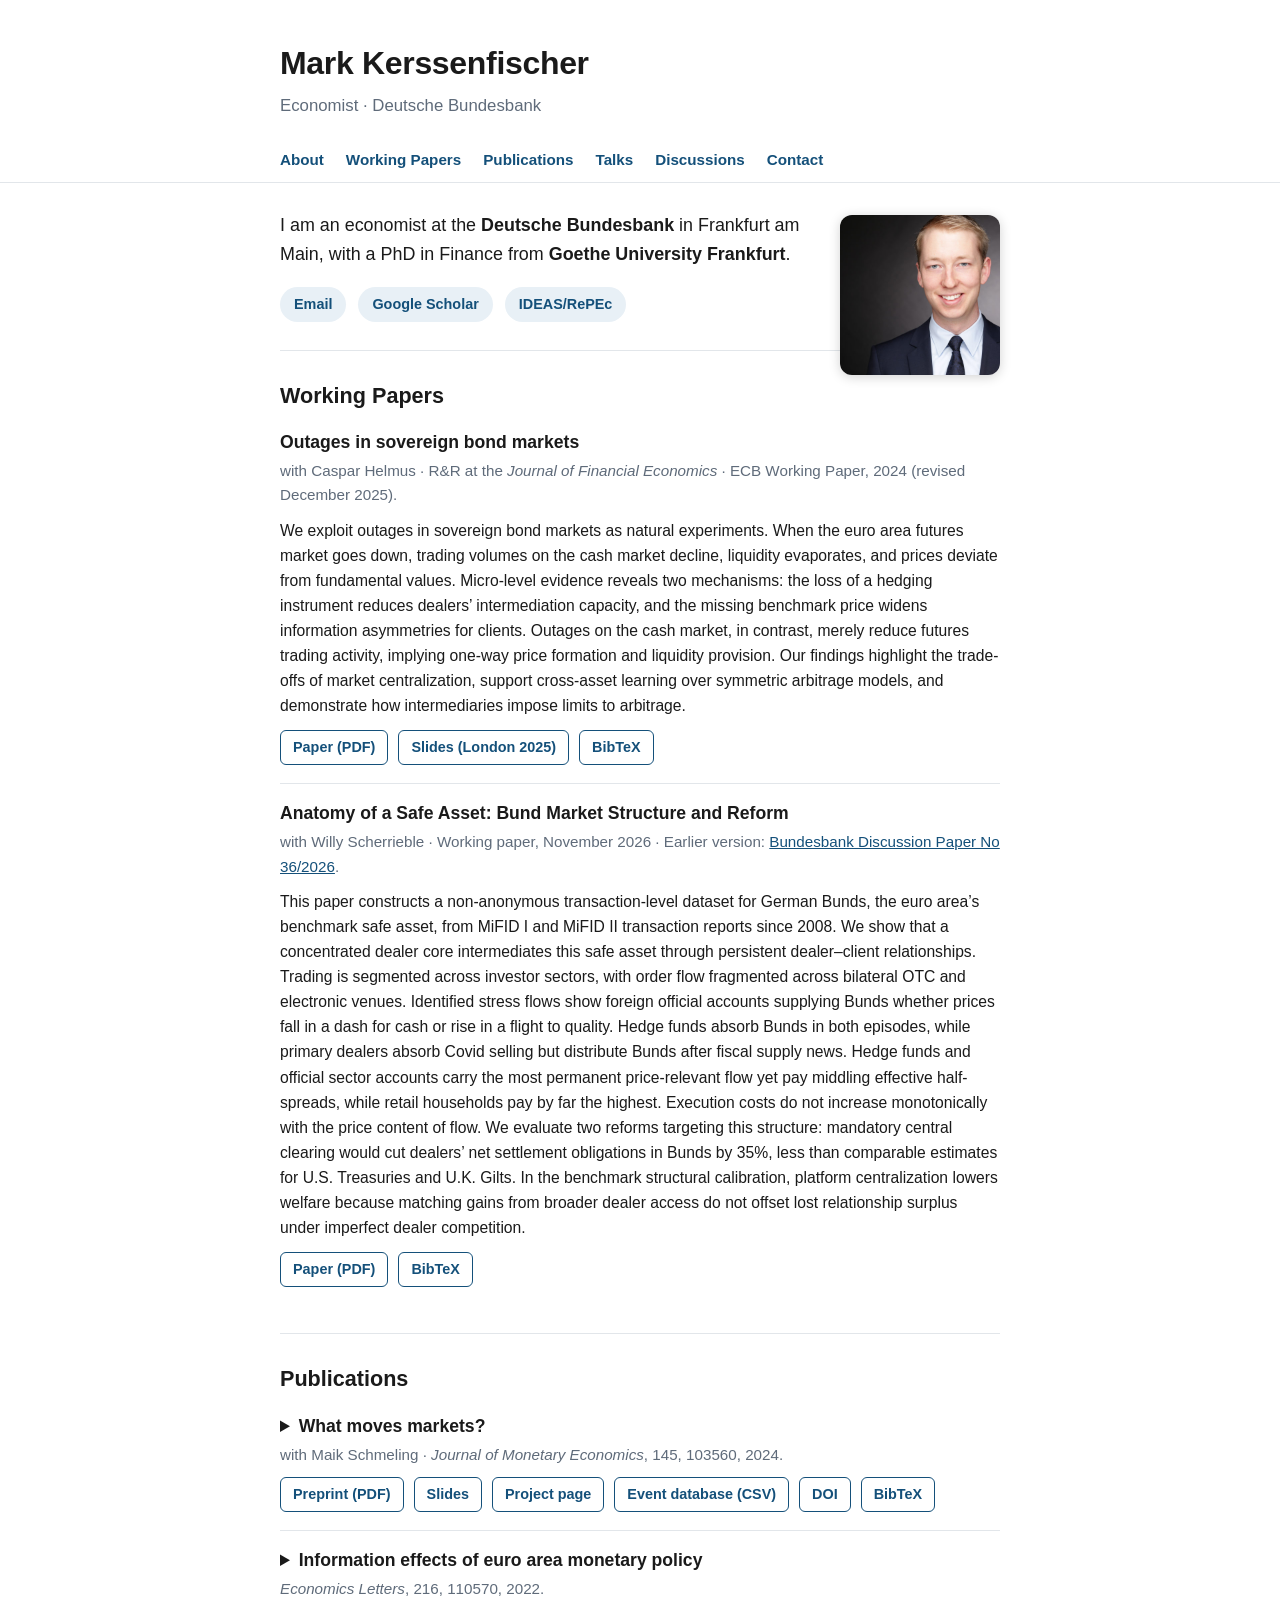
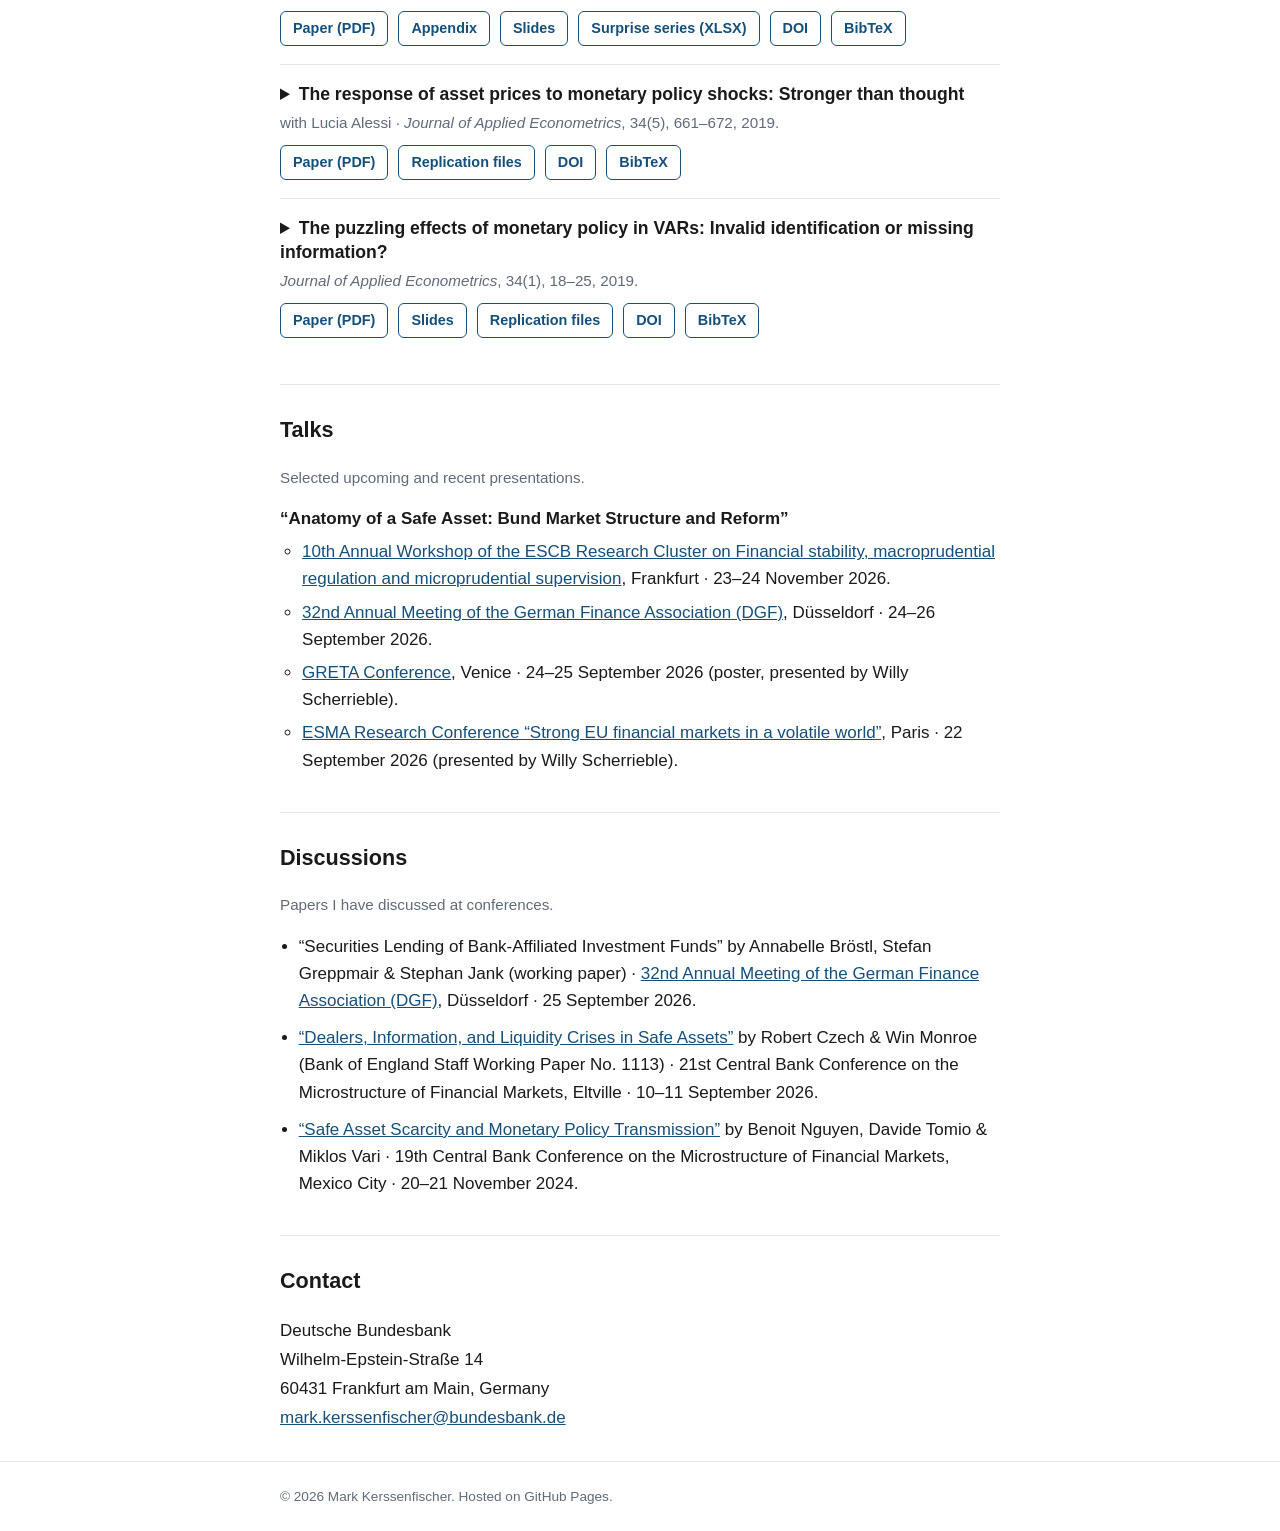
<file: index.html>
<!DOCTYPE html>
<html lang="en">
<head>
  <meta charset="utf-8" />
  <meta name="viewport" content="width=device-width, initial-scale=1" />
  <title>Mark Kerssenfischer | Deutsche Bundesbank</title>
  <meta name="description" content="Mark Kerssenfischer — economist at Deutsche Bundesbank. Research on monetary policy, macroeconometrics, and market microstructure: sovereign bond markets, Bund futures and Eurex outages, and what moves markets." />
  <meta name="author" content="Mark Kerssenfischer" />
  <!-- Open Graph -->
  <meta property="og:title" content="Mark Kerssenfischer" />
  <meta property="og:description" content="Economist at Deutsche Bundesbank — monetary policy, macroeconometrics, market microstructure." />
  <meta property="og:type" content="website" />
  <link rel="canonical" href="https://mkerssenfischer.de/" />
  <link rel="stylesheet" href="assets/style.css" />
</head>
<body>
<header class="site-header">
  <div class="wrap">
    <h1>Mark Kerssenfischer</h1>
    <p class="tagline">Economist &middot; Deutsche Bundesbank</p>
    <nav class="primary-nav">
      <a href="#about">About</a>
      <a href="#working-papers">Working&nbsp;Papers</a>
      <a href="#publications">Publications</a>
      <a href="#talks">Talks</a>
      <a href="#discussions">Discussions</a>
      <a href="#contact">Contact</a>
    </nav>
  </div>
</header>

<main class="wrap">

  <!-- ================= ABOUT ================= -->
  <section id="about">
    <img class="headshot" src="profile.jpg" alt="Mark Kerssenfischer" width="160" height="160" />
    <p class="lede">
      I am an economist at the <strong>Deutsche Bundesbank</strong> in Frankfurt am Main, with a
      PhD in Finance from <strong>Goethe University Frankfurt</strong>.
    </p>
    <ul class="links">
      <li><a href="mailto:mark.kerssenfischer@bundesbank.de">Email</a></li>
      <li><a href="https://scholar.google.com/citations?user=BnkFKmkAAAAJ" rel="noopener">Google&nbsp;Scholar</a></li>
      <li><a href="https://ideas.repec.org/f/pke298.html" rel="noopener">IDEAS/RePEc</a></li>
    </ul>
  </section>

  <!-- ================= WORKING PAPERS ================= -->
  <section id="working-papers">
    <h2>Working Papers</h2>

    <article class="pub">
      <h3 class="pub-title">Outages in sovereign bond markets</h3>
      <p class="pub-meta">
        with Caspar Helmus &middot; R&amp;R at the <em>Journal of Financial Economics</em>
        &middot; ECB Working Paper, 2024 (revised December 2025).
      </p>
      <p class="pub-abstract">
        We exploit outages in sovereign bond markets as natural experiments. When the euro area futures
        market goes down, trading volumes on the cash market decline, liquidity evaporates, and prices
        deviate from fundamental values. Micro-level evidence reveals two mechanisms: the loss of a
        hedging instrument reduces dealers&rsquo; intermediation capacity, and the missing benchmark
        price widens information asymmetries for clients. Outages on the cash market, in contrast,
        merely reduce futures trading activity, implying one-way price formation and liquidity
        provision. Our findings highlight the trade-offs of market centralization, support cross-asset
        learning over symmetric arbitrage models, and demonstrate how intermediaries impose limits to
        arbitrage.
      </p>
      <p class="pub-actions">
        <a href="Outages_in_Sovereign_Bond_Markets.pdf">Paper (PDF)</a>
        <a href="Outages_in_Sovereign_Bond_Markets_London2025slides.pdf">Slides (London 2025)</a>
        <a href="Kerssenfischer2024outages.bib">BibTeX</a>
      </p>
    </article>

    <article class="pub">
      <h3 class="pub-title">Anatomy of a Safe Asset: Bund Market Structure and Reform</h3>
      <p class="pub-meta">
        with Willy Scherrieble &middot; Working paper, November 2026 &middot; Earlier version:
        <a href="https://www.bundesbank.de/resource/blob/1007074/3540a5af8cf5f5c3f4891f333022462b/472B63F073F071307366337C94F8C870/2026-11-06-dkp-36-data.pdf" rel="noopener">Bundesbank
        Discussion Paper No 36/2026</a>.
      </p>
      <p class="pub-abstract">
        This paper constructs a non-anonymous transaction-level dataset for German Bunds, the euro
        area&rsquo;s benchmark safe asset, from MiFID I and MiFID II transaction reports since 2008. We show
        that a concentrated dealer core intermediates this safe asset through persistent dealer&ndash;client
        relationships. Trading is segmented across investor sectors, with order flow fragmented across
        bilateral OTC and electronic venues. Identified stress flows show foreign official accounts supplying
        Bunds whether prices fall in a dash for cash or rise in a flight to quality. Hedge funds absorb Bunds
        in both episodes, while primary dealers absorb Covid selling but distribute Bunds after fiscal supply
        news. Hedge funds and official sector accounts carry the most permanent price-relevant flow yet pay
        middling effective half-spreads, while retail households pay by far the highest. Execution costs do
        not increase monotonically with the price content of flow. We evaluate two reforms targeting this
        structure: mandatory central clearing would cut dealers&rsquo; net settlement obligations in Bunds by
        35%, less than comparable estimates for U.S. Treasuries and U.K. Gilts. In the benchmark structural
        calibration, platform centralization lowers welfare because matching gains from broader dealer access
        do not offset lost relationship surplus under imperfect dealer competition.
      </p>
      <p class="pub-actions">
        <a href="Anatomy_of_a_Safe_Asset.pdf">Paper (PDF)</a>
        <a href="Kerssenfischer2026bundsWP.bib">BibTeX</a>
      </p>
    </article>
  </section>

  <!-- ================= PUBLICATIONS ================= -->
  <section id="publications">
    <h2>Publications</h2>

    <!-- PUBLICATION TEMPLATE: copy one <article class="pub"> block to add a paper -->
    <article class="pub">
      <details class="pub-collapse">
        <summary class="pub-title">What moves markets?</summary>
        <p class="pub-abstract">
          What share of asset price movements is driven by news? We build a large, time-stamped event
          database covering scheduled macro news as well as unscheduled events and find that news
          account for up to 35% of bond and stock price movements in the United States and euro area
          since 2002. This suggests that a much larger share of return variation can be traced back to
          observable news than previously thought. Moreover, we provide stylized facts about the type of
          news that matter most for asset prices, spillover effects between the US and euro area, and the
          predictability of monetary policy shocks.
        </p>
      </details>
      <p class="pub-meta">
        with Maik Schmeling &middot;
        <em>Journal of Monetary Economics</em>, 145, 103560, 2024.
      </p>
      <p class="pub-actions">
        <a href="WhatMovesMarkets_preprint.pdf">Preprint (PDF)</a>
        <a href="WhatMovesMarkets_Slides_2022-09-12.pdf">Slides</a>
        <a href="https://markkersen.github.io/WhatMovesMarkets/" rel="noopener">Project page</a>
        <a href="https://github.com/MarkKersen/WhatMovesMarkets/blob/main/WhatMovesMarkets_eventdatabase.csv?raw=true">Event database (CSV)</a>
        <a href="https://doi.org/10.1016/j.jmoneco.2024.103560" rel="noopener">DOI</a>
        <a href="Kerssenfischer2024.bib">BibTeX</a>
      </p>
    </article>

    <article class="pub">
      <details class="pub-collapse">
        <summary class="pub-title">Information effects of euro area monetary policy</summary>
        <p class="pub-abstract">
          This paper provides evidence for central bank information effects in the euro area.
          ECB announcements seem to convey information not only about monetary policy, but also about
          economic fundamentals. I separate these &ldquo;information surprises&rdquo; from
          &ldquo;pure policy surprises&rdquo; via sign restrictions and find intuitive effects of both
          surprises on a wide set of financial market prices, survey expectations and macroeconomic
          aggregates. Both surprise series are updated and made publicly available.
        </p>
      </details>
      <p class="pub-meta">
        <em>Economics Letters</em>, 216, 110570, 2022.
      </p>
      <p class="pub-actions">
        <a href="ECBinfo.pdf">Paper (PDF)</a>
        <a href="ECBinfo_Appendix.pdf">Appendix</a>
        <a href="ECBinfoeffectsSlides_2019-12-16_ESWM.pdf">Slides</a>
        <a href="shocks_web.xlsx">Surprise series (XLSX)</a>
        <a href="https://doi.org/10.1016/j.econlet.2022.110570" rel="noopener">DOI</a>
        <a href="Kerssenfischer2022.bib">BibTeX</a>
      </p>
    </article>

    <article class="pub">
      <details class="pub-collapse">
        <summary class="pub-title">The response of asset prices to monetary policy shocks: Stronger than thought</summary>
        <p class="pub-abstract">
          Standard macroeconomic theory predicts rapid responses of asset prices to monetary policy
          shocks. Small-scale VARs, however, often find sluggish and insignificant impact effects. Using
          the same high-frequency instrument to identify monetary policy shocks, we show that a
          large-scale Dynamic Factor Model finds overall stronger and quicker asset price reactions
          compared to a benchmark VAR, both on euro area and US data. Our results suggest that
          incorporating a sufficiently large information set is crucial to estimate monetary policy effects.
        </p>
      </details>
      <p class="pub-meta">
        with Lucia Alessi &middot;
        <em>Journal of Applied Econometrics</em>, 34(5), 661&ndash;672, 2019.
      </p>
      <p class="pub-actions">
        <a href="AlessiKerssenfischer201902.pdf">Paper (PDF)</a>
        <a href="http://qed.econ.queensu.ca/jae/datasets/alessi001/" rel="noopener">Replication files</a>
        <a href="https://doi.org/10.1002/jae.2706" rel="noopener">DOI</a>
        <a href="Kerssenfischer2019a.bib">BibTeX</a>
      </p>
    </article>

    <article class="pub">
      <details class="pub-collapse">
        <summary class="pub-title">The puzzling effects of monetary policy in VARs: Invalid identification or missing information?</summary>
        <p class="pub-abstract">
          Contractionary monetary policy shocks estimated from small-scale VARs often produce puzzles:
          the price puzzle, delayed overshooting of exchange rates, and muted credit-spread responses.
          I show that these puzzles are driven less by an invalid (recursive) identification scheme than
          by a missing-information problem, and that incorporating a large information set via a Dynamic
          Factor Model resolves them.
        </p>
      </details>
      <p class="pub-meta">
        <em>Journal of Applied Econometrics</em>, 34(1), 18&ndash;25, 2019.
      </p>
      <p class="pub-actions">
        <a href="Kerssenfischer2018_IdentInfo.pdf">Paper (PDF)</a>
        <a href="MissingInfoSlides_2018-08-28_EEA.pdf">Slides</a>
        <a href="http://qed.econ.queensu.ca/jae/datasets/kerssenfischer001/" rel="noopener">Replication files</a>
        <a href="https://doi.org/10.1002/jae.2647" rel="noopener">DOI</a>
        <a href="Kerssenfischer2019b.bib">BibTeX</a>
      </p>
    </article>
  </section>

  <!-- ================= TALKS ================= -->
  <section id="talks">
    <h2>Talks</h2>
    <p class="muted">Selected upcoming and recent presentations.</p>
    <ul class="simple-list talk-list">
      <li>
        <span class="talk-title">&ldquo;Anatomy of a Safe Asset: Bund Market Structure and Reform&rdquo;</span>
        <ul class="talk-venues">
          <li>
            <a href="https://www.ecb.europa.eu/press/conferences/html/20261123_escb_research_cluster3.en.html" rel="noopener">10th Annual Workshop of the ESCB Research Cluster on Financial
            stability, macroprudential regulation and microprudential supervision</a>,
            Frankfurt &middot; 23&ndash;24 November 2026.
          </li>
          <li>
            <a href="https://www.whu.edu/de/news-insights/events/dgf2026/" rel="noopener">32nd Annual Meeting of the German Finance Association (DGF)</a>,
            Düsseldorf &middot; 24&ndash;26 September 2026.
          </li>
          <li>
            <a href="https://www.greta.it/index.php/it/credit-2026" rel="noopener">GRETA Conference</a>, Venice &middot; 24&ndash;25 September 2026
            (poster, presented by Willy Scherrieble).
          </li>
          <li>
            <a href="https://www.esma.europa.eu/press-news/hearings/research-conference-strong-eu-financial-markets-volatile-world" rel="noopener">ESMA Research Conference &ldquo;Strong EU financial markets in
            a volatile world&rdquo;</a>, Paris &middot; 22 September 2026 (presented by Willy Scherrieble).
          </li>
        </ul>
      </li>
    </ul>
  </section>

  <!-- ================= DISCUSSIONS ================= -->
  <section id="discussions">
    <h2>Discussions</h2>
    <p class="muted">Papers I have discussed at conferences.</p>
    <ul class="simple-list">
      <li>
        &ldquo;Securities Lending of Bank-Affiliated Investment Funds&rdquo;
        by Annabelle Bröstl, Stefan Greppmair &amp; Stephan Jank (working paper) &middot;
        <a href="https://www.whu.edu/de/news-insights/events/dgf2026/" rel="noopener">32nd Annual Meeting of the German Finance Association (DGF)</a>,
        Düsseldorf &middot; 25 September 2026.
      </li>
      <li>
        <a href="MKdiscussion_CzechMonroeDealers.pdf">&ldquo;Dealers, Information, and Liquidity Crises in Safe Assets&rdquo;</a>
        by Robert Czech &amp; Win Monroe
        (Bank of England Staff Working Paper No.&nbsp;1113) &middot;
        21st Central Bank Conference on the Microstructure of Financial Markets, Eltville &middot; 10&ndash;11 September 2026.
      </li>
      <li>
        <a href="MKdiscussion_TomioTransmission.pdf">&ldquo;Safe Asset Scarcity and Monetary Policy Transmission&rdquo;</a>
        by Benoit Nguyen, Davide Tomio &amp; Miklos Vari &middot;
        19th Central Bank Conference on the Microstructure of Financial Markets, Mexico City &middot;
        20&ndash;21 November 2024.
      </li>
    </ul>
  </section>

  <!-- ================= CONTACT ================= -->
  <section id="contact">
    <h2>Contact</h2>
    <address>
      Deutsche Bundesbank<br />
      Wilhelm-Epstein-Stra&szlig;e 14<br />
      60431 Frankfurt am Main, Germany<br />
      <a href="mailto:mark.kerssenfischer@bundesbank.de">mark.kerssenfischer@bundesbank.de</a>
    </address>
  </section>

</main>

<footer class="site-footer">
  <div class="wrap">
    <p>&copy; <span id="year">2026</span> Mark Kerssenfischer. Hosted on GitHub Pages.</p>
  </div>
</footer>

<script>document.getElementById('year').textContent = new Date().getFullYear();</script>
</body>
</html>
</file>
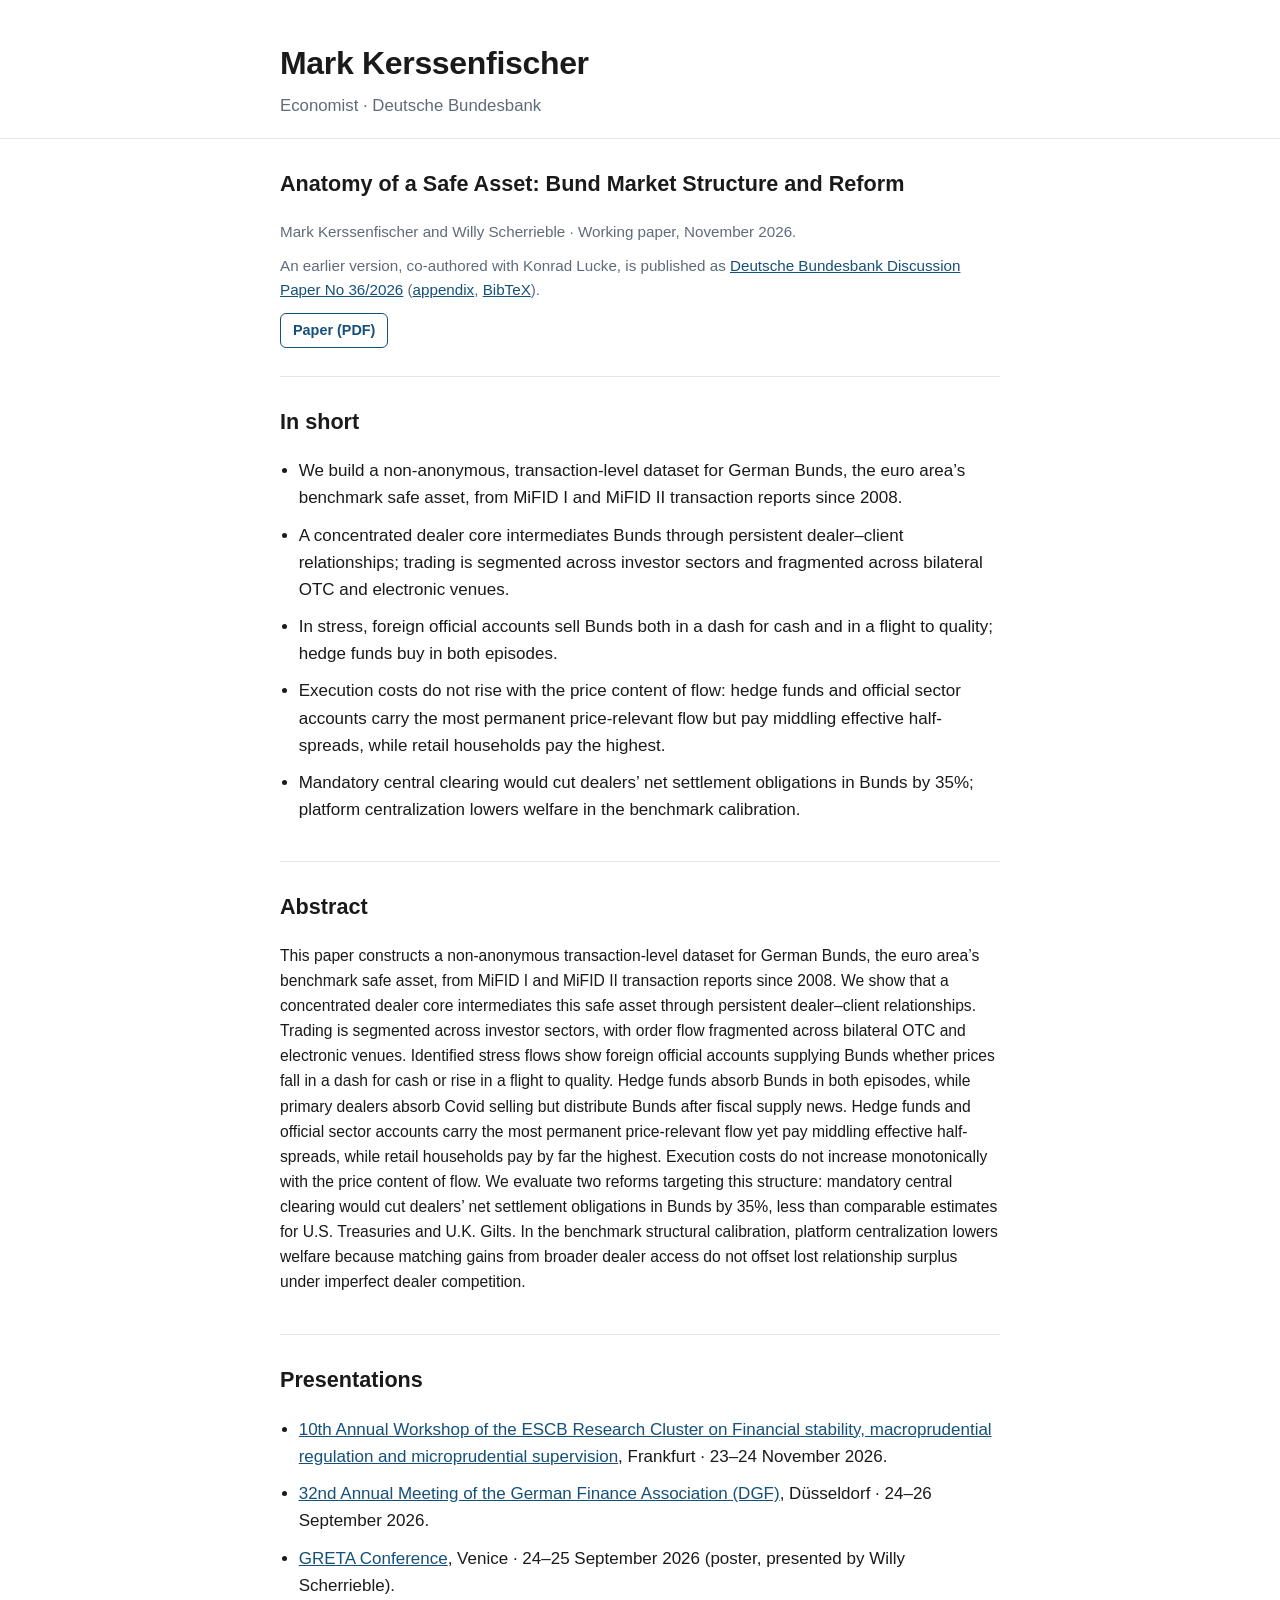
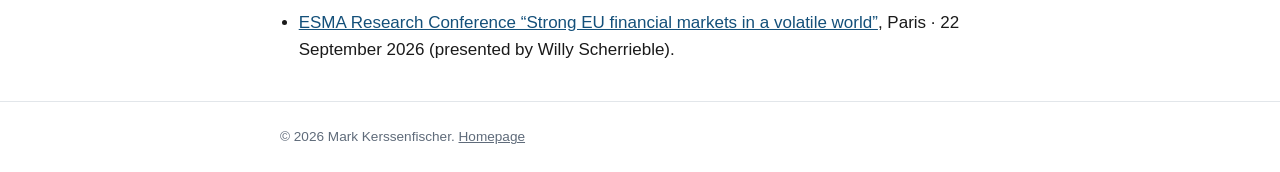
<file: bunds/index.html>
<!DOCTYPE html>
<html lang="en">
<head>
  <meta charset="utf-8" />
  <meta name="viewport" content="width=device-width, initial-scale=1" />
  <title>Anatomy of a Safe Asset: Bund Market Structure and Reform | Kerssenfischer &amp; Scherrieble</title>
  <meta name="description" content="Who trades German Bunds, and who supplies and absorbs them in stress? Working paper by Mark Kerssenfischer and Willy Scherrieble on Bund market structure, central clearing and platform centralization, using MiFID transaction reports since 2008." />
  <meta name="author" content="Mark Kerssenfischer, Willy Scherrieble" />
  <link rel="canonical" href="https://mkerssenfischer.de/bunds/" />
  <!-- Google Scholar -->
  <meta name="citation_title" content="Anatomy of a Safe Asset: Bund Market Structure and Reform" />
  <meta name="citation_author" content="Kerssenfischer, Mark" />
  <meta name="citation_author" content="Scherrieble, Willy" />
  <meta name="citation_publication_date" content="2026" />
  <meta name="citation_pdf_url" content="https://mkerssenfischer.de/Anatomy_of_a_Safe_Asset.pdf" />
  <meta name="citation_keywords" content="safe assets; German Bunds; sovereign bond markets; market microstructure; OTC markets; dealer intermediation; electronic trading platforms; central clearing; MiFID II transaction reports" />
  <!-- Open Graph -->
  <meta property="og:title" content="Anatomy of a Safe Asset: Bund Market Structure and Reform" />
  <meta property="og:description" content="How the euro area's benchmark safe asset actually trades, who supplies and absorbs it in stress, and what central clearing and platform centralization would change." />
  <meta property="og:type" content="article" />
  <meta property="og:url" content="https://mkerssenfischer.de/bunds/" />
  <script type="application/ld+json">
  {
    "@context": "https://schema.org",
    "@type": "ScholarlyArticle",
    "headline": "Anatomy of a Safe Asset: Bund Market Structure and Reform",
    "author": [
      {"@type": "Person", "name": "Mark Kerssenfischer", "url": "https://mkerssenfischer.de/", "affiliation": "Deutsche Bundesbank"},
      {"@type": "Person", "name": "Willy Scherrieble"}
    ],
    "datePublished": "2026",
    "keywords": "safe assets, German Bunds, sovereign bond markets, market microstructure, OTC markets, dealer intermediation, electronic trading platforms, central clearing, MiFID II transaction reports",
    "url": "https://mkerssenfischer.de/bunds/",
    "encoding": {"@type": "MediaObject", "encodingFormat": "application/pdf", "contentUrl": "https://mkerssenfischer.de/Anatomy_of_a_Safe_Asset.pdf"}
  }
  </script>
  <link rel="stylesheet" href="../assets/style.css" />
</head>
<body>
<header class="site-header">
  <div class="wrap">
    <h1><a href="../" style="color: inherit; text-decoration: none;">Mark Kerssenfischer</a></h1>
    <p class="tagline">Economist &middot; Deutsche Bundesbank</p>
  </div>
</header>

<main class="wrap">
  <section>
    <h2>Anatomy of a Safe Asset: Bund Market Structure and Reform</h2>
    <p class="pub-meta">
      Mark Kerssenfischer and Willy Scherrieble &middot; Working paper, November 2026.
    </p>
    <p class="pub-meta">
      An earlier version, co-authored with Konrad Lucke, is published as
      <a href="https://www.bundesbank.de/resource/blob/1007074/3540a5af8cf5f5c3f4891f333022462b/472B63F073F071307366337C94F8C870/2026-11-06-dkp-36-data.pdf" rel="noopener">Deutsche
      Bundesbank Discussion Paper No 36/2026</a>
      (<a href="https://www.bundesbank.de/resource/blob/1013916/5d0fdd2dec1dd909d8594b95f241eac1/472B63F073F071307366337C94F8C870/2026-11-06-dkp-36-appendix-data.pdf" rel="noopener">appendix</a>,
      <a href="../Kerssenfischer2026bunds.bib">BibTeX</a>).
    </p>
    <p class="pub-actions">
      <a href="../Anatomy_of_a_Safe_Asset.pdf">Paper (PDF)</a>
    </p>
  </section>

  <section>
    <h2>In short</h2>
    <ul class="simple-list">
      <li>We build a non-anonymous, transaction-level dataset for German Bunds, the euro area&rsquo;s
        benchmark safe asset, from MiFID I and MiFID II transaction reports since 2008.</li>
      <li>A concentrated dealer core intermediates Bunds through persistent dealer&ndash;client
        relationships; trading is segmented across investor sectors and fragmented across bilateral OTC
        and electronic venues.</li>
      <li>In stress, foreign official accounts sell Bunds both in a dash for cash and in a flight to
        quality; hedge funds buy in both episodes.</li>
      <li>Execution costs do not rise with the price content of flow: hedge funds and official sector
        accounts carry the most permanent price-relevant flow but pay middling effective half-spreads,
        while retail households pay the highest.</li>
      <li>Mandatory central clearing would cut dealers&rsquo; net settlement obligations in Bunds by 35%;
        platform centralization lowers welfare in the benchmark calibration.</li>
    </ul>
  </section>

  <section>
    <h2>Abstract</h2>
    <p class="pub-abstract">
      This paper constructs a non-anonymous transaction-level dataset for German Bunds, the euro
      area&rsquo;s benchmark safe asset, from MiFID I and MiFID II transaction reports since 2008. We show
      that a concentrated dealer core intermediates this safe asset through persistent dealer&ndash;client
      relationships. Trading is segmented across investor sectors, with order flow fragmented across
      bilateral OTC and electronic venues. Identified stress flows show foreign official accounts supplying
      Bunds whether prices fall in a dash for cash or rise in a flight to quality. Hedge funds absorb Bunds
      in both episodes, while primary dealers absorb Covid selling but distribute Bunds after fiscal supply
      news. Hedge funds and official sector accounts carry the most permanent price-relevant flow yet pay
      middling effective half-spreads, while retail households pay by far the highest. Execution costs do
      not increase monotonically with the price content of flow. We evaluate two reforms targeting this
      structure: mandatory central clearing would cut dealers&rsquo; net settlement obligations in Bunds by
      35%, less than comparable estimates for U.S. Treasuries and U.K. Gilts. In the benchmark structural
      calibration, platform centralization lowers welfare because matching gains from broader dealer access
      do not offset lost relationship surplus under imperfect dealer competition.
    </p>
  </section>

  <section>
    <h2>Presentations</h2>
    <ul class="simple-list">
      <li><a href="https://www.ecb.europa.eu/press/conferences/html/20261123_escb_research_cluster3.en.html" rel="noopener">10th Annual Workshop of the ESCB Research Cluster on Financial
        stability, macroprudential regulation and microprudential supervision</a>,
        Frankfurt &middot; 23&ndash;24 November 2026.</li>
      <li><a href="https://www.whu.edu/de/news-insights/events/dgf2026/" rel="noopener">32nd Annual Meeting of the German Finance Association (DGF)</a>,
        Düsseldorf &middot; 24&ndash;26 September 2026.</li>
      <li><a href="https://www.greta.it/index.php/it/credit-2026" rel="noopener">GRETA Conference</a>, Venice &middot; 24&ndash;25 September 2026
        (poster, presented by Willy Scherrieble).</li>
      <li><a href="https://www.esma.europa.eu/press-news/hearings/research-conference-strong-eu-financial-markets-volatile-world" rel="noopener">ESMA Research Conference &ldquo;Strong EU financial markets in
        a volatile world&rdquo;</a>, Paris &middot; 22 September 2026 (presented by Willy Scherrieble).</li>
    </ul>
  </section>
</main>

<footer class="site-footer">
  <div class="wrap">
    <p>&copy; 2026 Mark Kerssenfischer. <a href="../" style="color: inherit;">Homepage</a></p>
  </div>
</footer>
</body>
</html>
</file>
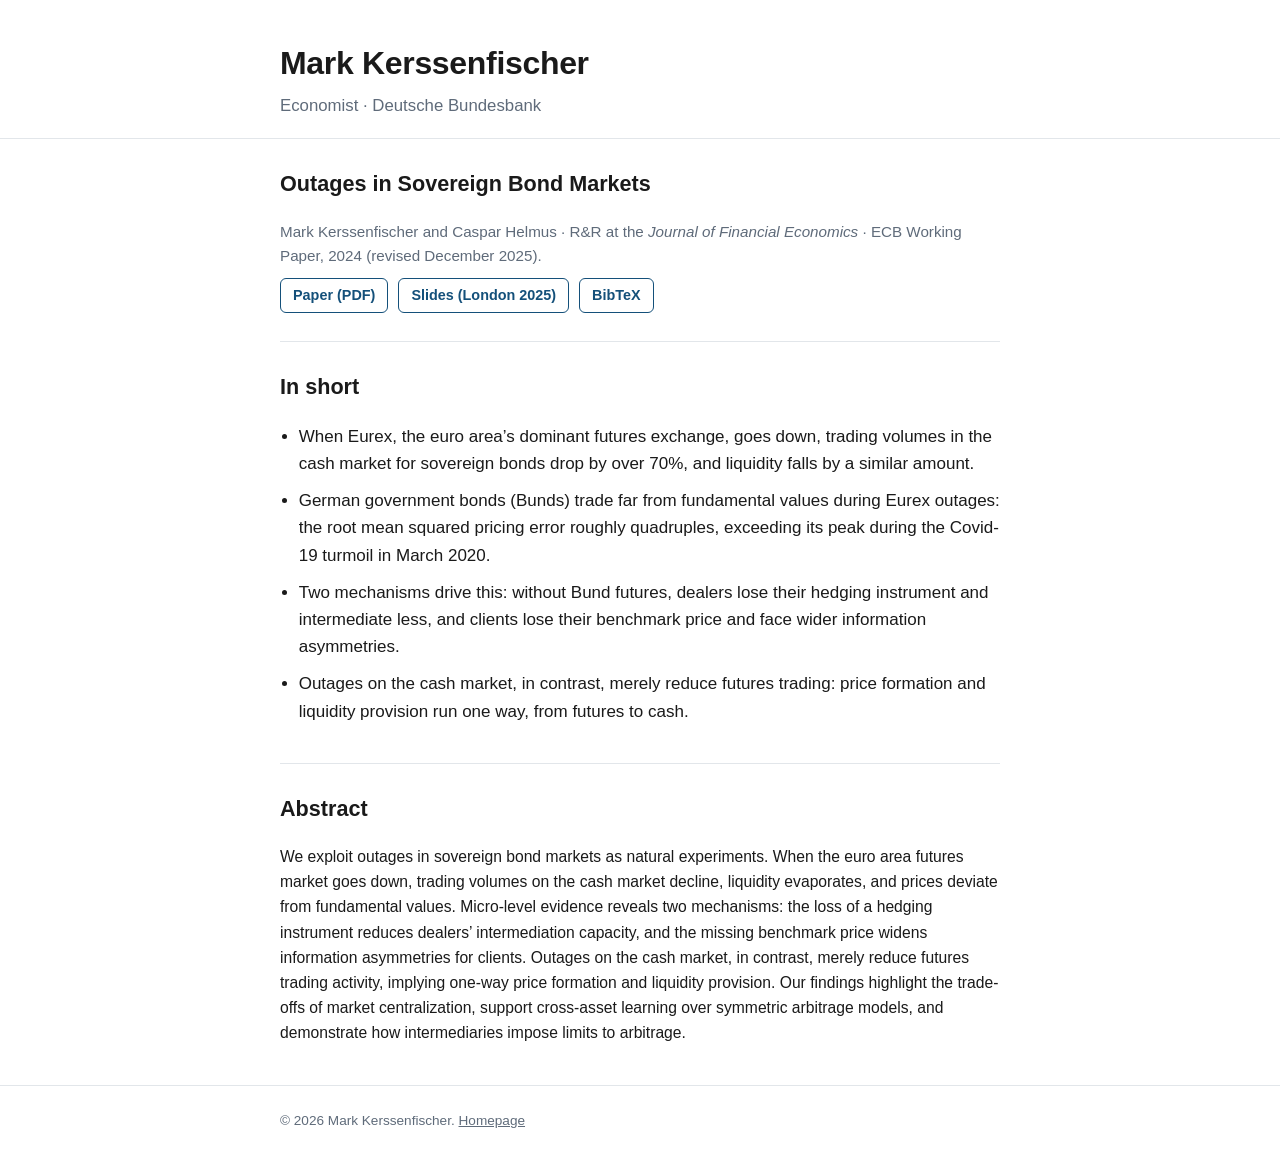
<file: outages/index.html>
<!DOCTYPE html>
<html lang="en">
<head>
  <meta charset="utf-8" />
  <meta name="viewport" content="width=device-width, initial-scale=1" />
  <title>Outages in Sovereign Bond Markets | Kerssenfischer &amp; Helmus</title>
  <meta name="description" content="When Eurex goes down, trading in German government bonds drops by over 70% and pricing errors exceed the March 2020 peak. Working paper by Mark Kerssenfischer and Caspar Helmus (Deutsche Bundesbank) on Bund futures outages." />
  <meta name="author" content="Mark Kerssenfischer, Caspar Helmus" />
  <link rel="canonical" href="https://mkerssenfischer.de/outages/" />
  <!-- Google Scholar -->
  <meta name="citation_title" content="Outages in Sovereign Bond Markets" />
  <meta name="citation_author" content="Kerssenfischer, Mark" />
  <meta name="citation_author" content="Helmus, Caspar" />
  <meta name="citation_publication_date" content="2024" />
  <meta name="citation_technical_report_institution" content="European Central Bank" />
  <meta name="citation_pdf_url" content="https://mkerssenfischer.de/Outages_in_Sovereign_Bond_Markets.pdf" />
  <meta name="citation_keywords" content="sovereign bond markets; bond futures; Eurex; Bund futures; market outages; market microstructure; natural experiment" />
  <!-- Open Graph -->
  <meta property="og:title" content="Outages in Sovereign Bond Markets" />
  <meta property="og:description" content="What happens to the euro area bond market when Eurex, the Bund futures exchange, goes down." />
  <meta property="og:type" content="article" />
  <meta property="og:url" content="https://mkerssenfischer.de/outages/" />
  <script type="application/ld+json">
  {
    "@context": "https://schema.org",
    "@type": "ScholarlyArticle",
    "headline": "Outages in Sovereign Bond Markets",
    "author": [
      {"@type": "Person", "name": "Mark Kerssenfischer", "url": "https://mkerssenfischer.de/", "affiliation": "Deutsche Bundesbank"},
      {"@type": "Person", "name": "Caspar Helmus", "affiliation": "Deutsche Bundesbank"}
    ],
    "datePublished": "2024",
    "dateModified": "2025-12",
    "keywords": "sovereign bond markets, bond futures, Eurex, Bund futures, market outages, market microstructure",
    "url": "https://mkerssenfischer.de/outages/",
    "encoding": {"@type": "MediaObject", "encodingFormat": "application/pdf", "contentUrl": "https://mkerssenfischer.de/Outages_in_Sovereign_Bond_Markets.pdf"}
  }
  </script>
  <link rel="stylesheet" href="../assets/style.css" />
</head>
<body>
<header class="site-header">
  <div class="wrap">
    <h1><a href="../" style="color: inherit; text-decoration: none;">Mark Kerssenfischer</a></h1>
    <p class="tagline">Economist &middot; Deutsche Bundesbank</p>
  </div>
</header>

<main class="wrap">
  <section>
    <h2>Outages in Sovereign Bond Markets</h2>
    <p class="pub-meta">
      Mark Kerssenfischer and Caspar Helmus &middot; R&amp;R at the <em>Journal of Financial Economics</em>
      &middot; ECB Working Paper, 2024 (revised December 2025).
    </p>
    <p class="pub-actions">
      <a href="../Outages_in_Sovereign_Bond_Markets.pdf">Paper (PDF)</a>
      <a href="../Outages_in_Sovereign_Bond_Markets_London2025slides.pdf">Slides (London 2025)</a>
      <a href="../Kerssenfischer2024outages.bib">BibTeX</a>
    </p>
  </section>

  <section>
    <h2>In short</h2>
    <ul class="simple-list">
      <li>When Eurex, the euro area&rsquo;s dominant futures exchange, goes down, trading volumes in the
        cash market for sovereign bonds drop by over 70%, and liquidity falls by a similar amount.</li>
      <li>German government bonds (Bunds) trade far from fundamental values during Eurex outages: the
        root mean squared pricing error roughly quadruples, exceeding its peak during the Covid-19 turmoil
        in March 2020.</li>
      <li>Two mechanisms drive this: without Bund futures, dealers lose their hedging instrument and
        intermediate less, and clients lose their benchmark price and face wider information asymmetries.</li>
      <li>Outages on the cash market, in contrast, merely reduce futures trading: price formation and
        liquidity provision run one way, from futures to cash.</li>
    </ul>
  </section>

  <section>
    <h2>Abstract</h2>
    <p class="pub-abstract">
      We exploit outages in sovereign bond markets as natural experiments. When the euro area futures
      market goes down, trading volumes on the cash market decline, liquidity evaporates, and prices
      deviate from fundamental values. Micro-level evidence reveals two mechanisms: the loss of a
      hedging instrument reduces dealers&rsquo; intermediation capacity, and the missing benchmark
      price widens information asymmetries for clients. Outages on the cash market, in contrast,
      merely reduce futures trading activity, implying one-way price formation and liquidity
      provision. Our findings highlight the trade-offs of market centralization, support cross-asset
      learning over symmetric arbitrage models, and demonstrate how intermediaries impose limits to
      arbitrage.
    </p>
  </section>
</main>

<footer class="site-footer">
  <div class="wrap">
    <p>&copy; 2026 Mark Kerssenfischer. <a href="../" style="color: inherit;">Homepage</a></p>
  </div>
</footer>
</body>
</html>
</file>
<file: assets/style.css>
/* Mark Kerssenfischer — academic homepage
   Plain, dependency-free CSS. No build step. */

:root {
  --ink: #1a1a1a;
  --muted: #5f6b7a;
  --accent: #14507a;       /* Bundesbank-ish deep blue */
  --accent-light: #e8f0f6;
  --rule: #e2e6ea;
  --bg: #ffffff;
  --max: 760px;
}

* { box-sizing: border-box; }

html { -webkit-text-size-adjust: 100%; }

body {
  margin: 0;
  font-family: -apple-system, BlinkMacSystemFont, "Segoe UI", Roboto, Helvetica, Arial, sans-serif;
  font-size: 17px;
  line-height: 1.6;
  color: var(--ink);
  background: var(--bg);
}

.wrap {
  max-width: var(--max);
  margin: 0 auto;
  padding: 0 20px;
}

/* ---------- header ---------- */
.site-header {
  border-bottom: 1px solid var(--rule);
  padding: 38px 0 0;
}
.site-header h1 {
  margin: 0;
  font-size: 2rem;
  letter-spacing: -0.01em;
}
.tagline {
  margin: 4px 0 18px;
  color: var(--muted);
  font-size: 1.05rem;
}
.primary-nav {
  display: flex;
  flex-wrap: wrap;
  gap: 4px 22px;
}
.primary-nav a {
  display: inline-block;
  padding: 10px 0;
  color: var(--accent);
  text-decoration: none;
  font-weight: 600;
  font-size: 0.95rem;
}
.primary-nav a:hover { text-decoration: underline; }

/* ---------- sections ---------- */
main { padding: 8px 0 40px; }

section {
  padding: 28px 0;
  border-bottom: 1px solid var(--rule);
}
section:last-child { border-bottom: 0; }

h2 {
  font-size: 1.35rem;
  margin: 0 0 18px;
  scroll-margin-top: 20px;
}
section { scroll-margin-top: 20px; }

.lede { font-size: 1.12rem; margin-top: 0; }
.muted { color: var(--muted); font-size: 0.95rem; }

/* inline link lists (about) */
.links {
  list-style: none;
  padding: 0;
  margin: 18px 0 0;
  display: flex;
  flex-wrap: wrap;
  gap: 10px 12px;
}
.links a {
  display: inline-block;
  padding: 6px 14px;
  background: var(--accent-light);
  color: var(--accent);
  border-radius: 999px;
  text-decoration: none;
  font-size: 0.9rem;
  font-weight: 600;
}
.links a:hover { background: #d8e6f1; }

/* ---------- profile photo ---------- */
.headshot {
  float: right;
  width: 160px;
  height: 160px;
  border-radius: 12px;
  object-fit: cover;
  margin: 4px 0 12px 24px;
  box-shadow: 0 2px 12px rgba(0, 0, 0, 0.18);
}
@media (max-width: 520px) {
  .headshot { float: none; display: block; margin: 0 auto 18px; }
}

/* ---------- publications ---------- */
.pub {
  padding: 18px 0;
  border-top: 1px solid var(--rule);
}
.pub:first-of-type { border-top: 0; padding-top: 0; }

.pub-title {
  font-size: 1.1rem;
  font-weight: 600;
  margin: 0 0 4px;
  line-height: 1.35;
}

/* collapsible abstract (title = toggle) */
.pub-collapse { margin: 0 0 4px; }
summary.pub-title {
  cursor: pointer;
  margin: 0;
}
summary.pub-title:hover,
.pub-collapse[open] > summary.pub-title { color: var(--accent); }
.pub-collapse > .pub-abstract { margin-top: 10px; }
.pub-meta {
  margin: 0 0 10px;
  color: var(--muted);
  font-size: 0.95rem;
}
.pub-abstract {
  margin: 0 0 12px;
  font-size: 0.98rem;
}
.pub-actions, .pub-sub {
  display: flex;
  flex-wrap: wrap;
  gap: 8px 10px;
  margin: 0;
  font-size: 0.9rem;
}
.pub-sub {
  display: block;
  margin-top: 10px;
  color: var(--muted);
}
.pub-actions a {
  display: inline-block;
  padding: 5px 12px;
  border: 1px solid var(--accent);
  border-radius: 6px;
  color: var(--accent);
  text-decoration: none;
  font-weight: 600;
}
.pub-actions a:hover { background: var(--accent); color: #fff; }
.pub-sub a { color: var(--accent); }

/* ---------- simple lists ---------- */
.simple-list { padding-left: 1.1em; margin: 0; }
.simple-list li { margin-bottom: 10px; }

/* talks grouped by paper: title once, venues nested below */
.talk-list { list-style: none; padding-left: 0; }
.talk-title { font-weight: 600; }
.talk-venues {
  margin: 6px 0 0;
  padding-left: 1.3em;
}
.talk-venues li { margin-bottom: 6px; }
.simple-list a, .lede a, address a, .pub-meta a { color: var(--accent); }

address { font-style: normal; line-height: 1.7; }

/* ---------- footer ---------- */
.site-footer {
  border-top: 1px solid var(--rule);
  padding: 24px 0;
  color: var(--muted);
  font-size: 0.85rem;
}
.site-footer p { margin: 0; }

/* ---------- responsive ---------- */
@media (max-width: 520px) {
  body { font-size: 16px; }
  .site-header h1 { font-size: 1.6rem; }
}
</file>
